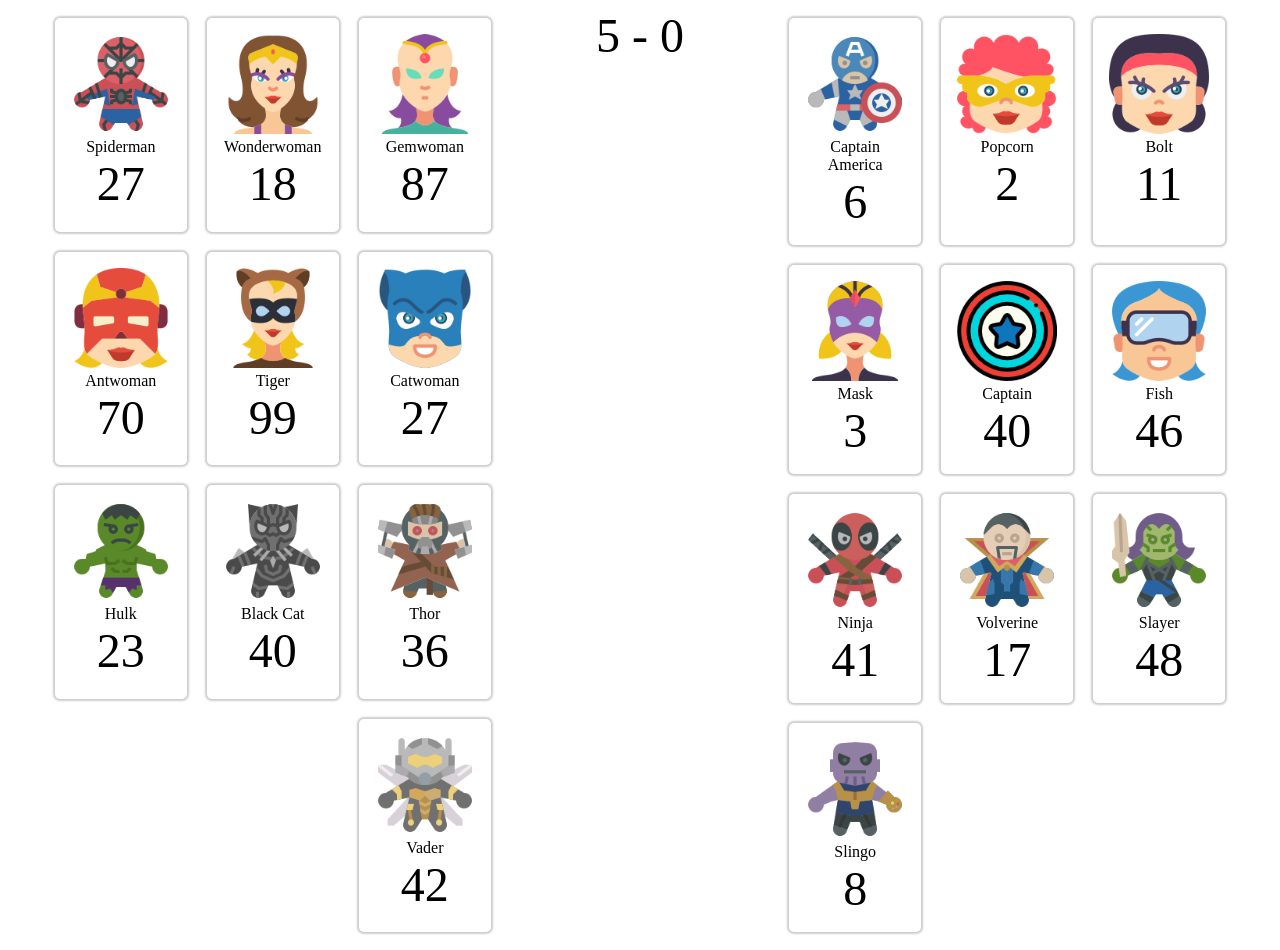
<file: JS-superwars-array/index.html>
<!DOCTYPE html>
<html lang="en">

<head>
    <meta charset="UTF-8">
    <meta name="viewport" content="width=device-width, initial-scale=1.0">
    <meta http-equiv="X-UA-Compatible" content="ie=edge">
    <title>Super Wars</title>
    <link rel="stylesheet" href="src/style.css">
</head>

<body>
    <div class="arena">
        <div id="heroes" class="team">
        </div>
        <div id="score">
            5 - 0
        </div>
        <div id="villains" class="team">


        </div>
    </div>
</body>
<script src="src/app.js"></script>

</html>
</file>
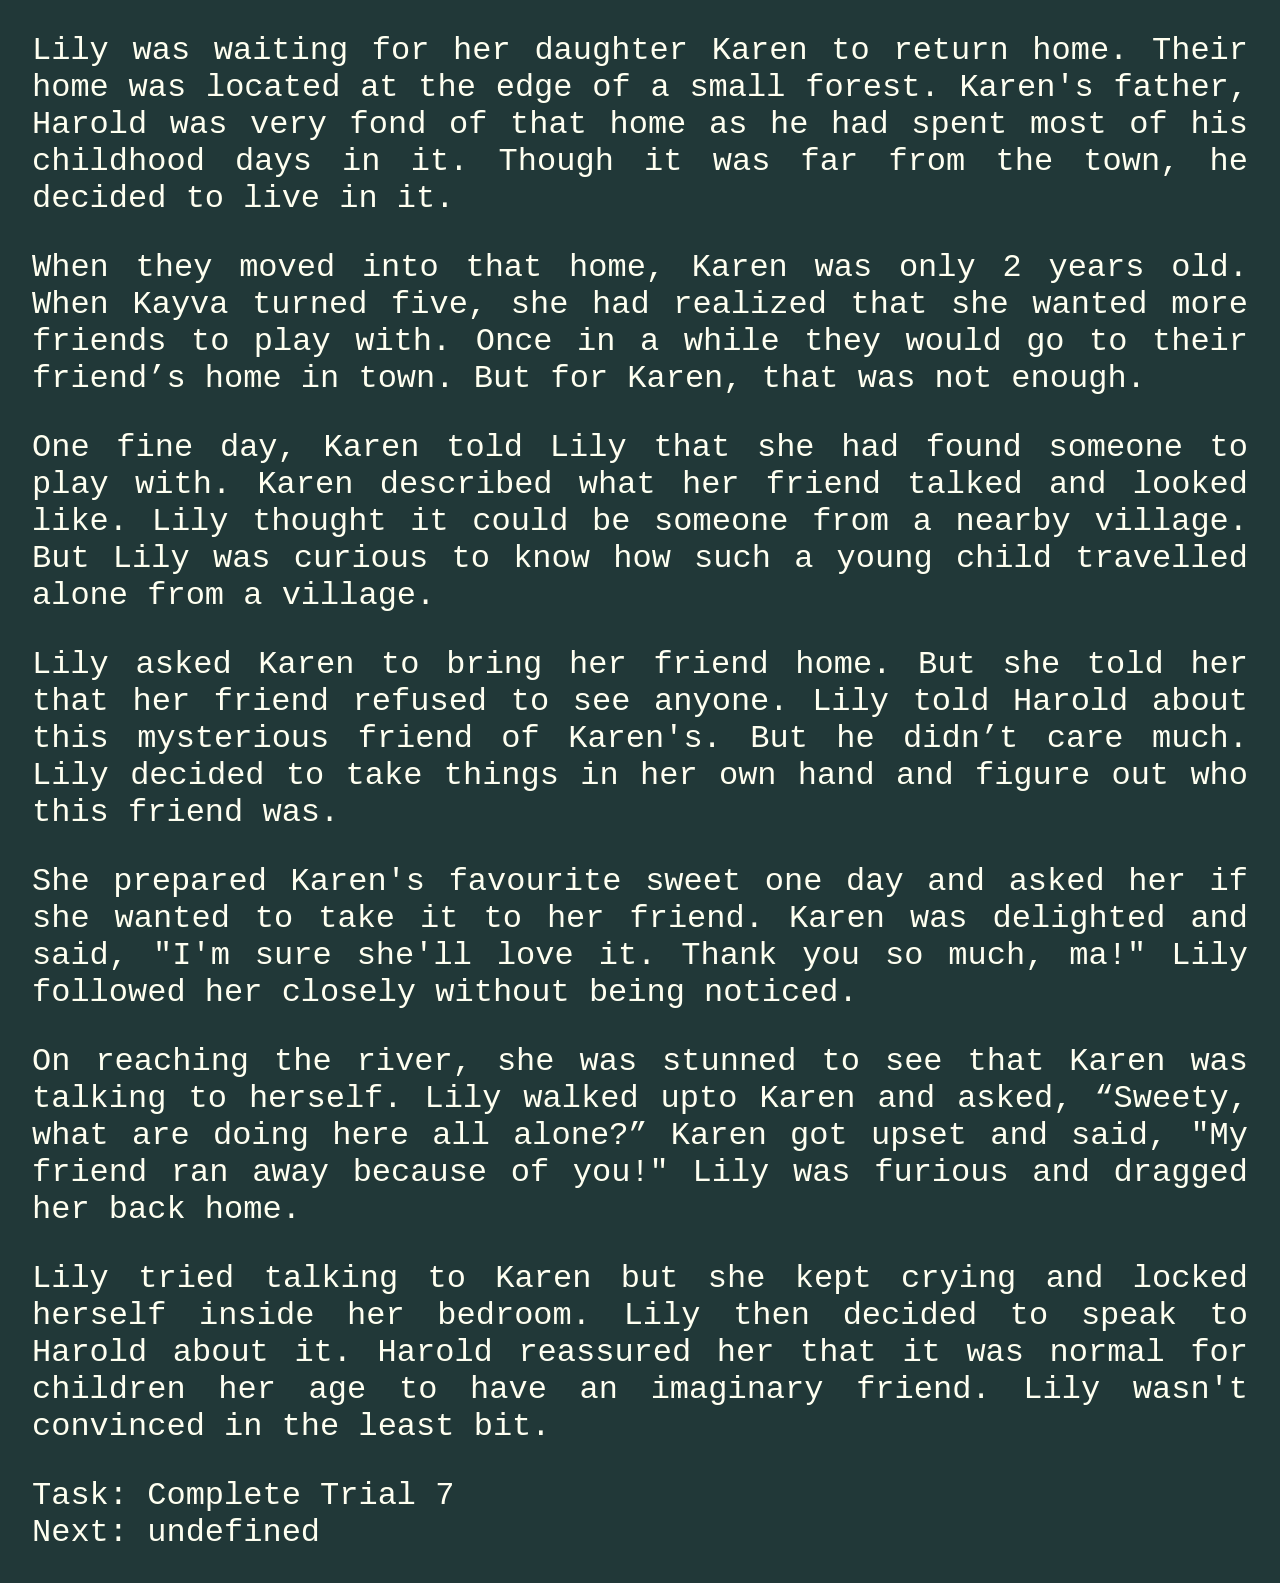
<file: Oru-Kadha-Sollata-Sir/src/index.html>
<!DOCTYPE html>
<html lang="en">

<head>
    <meta charset="UTF-8">
    <meta name="viewport" content="width=device-width, initial-scale=1.0">
    <meta http-equiv="X-UA-Compatible" content="ie=edge">
    <script type="text/javascript" src="app.js"></script>
    <script type="module" src="link.js"></script>
    <link rel="stylesheet" href="style.css">
    <title>Karen's Friend</title>
</head>

<body>
    <div id="story">
        <p>
            Lily was waiting for her daughter Karen to return home. Their home was located at the edge of a
            small forest. Karen's father, Harold was very fond of that home as he had spent most of his childhood days
            in it. Though it was far from the town, he decided to live in it.
        </p>
    </div>
</body>

</html>
</file>
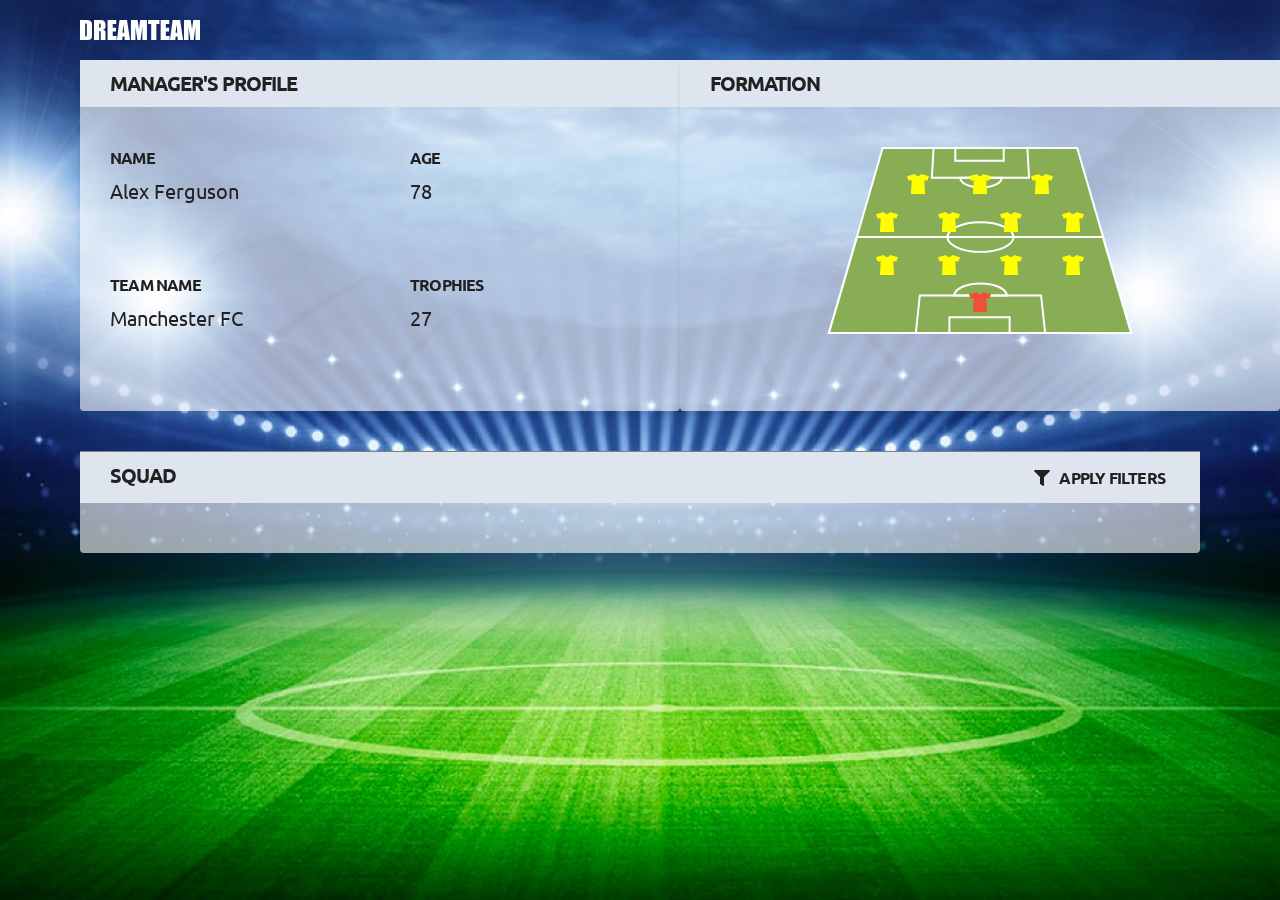
<file: Premier-Football-Hackathon/src/index.html>
<!DOCTYPE html>
<html lang="en">

<head>
    <meta charset="UTF-8">
    <meta name="viewport" content="width=device-width, initial-scale=1.0">
    <meta http-equiv="X-UA-Compatible" content="ie=edge">
    <script type="text/javascript" src="data.js"></script>
    <script type="text/javascript" src="app.js"></script>
    <link rel="stylesheet" href="style.css">
    <title>FootBall  Hackathon   </title>
    <link rel="stylesheet" href="https://cdnjs.cloudflare.com/ajax/libs/font-awesome/5.11.2/css/all.min.css">
</head>

<body>

    <nav class="nav-bar">
        <img src="assets/dreamteam.svg" class="DREAMTEAM">
    </nav>
    <section class="manager-details">
        <div class="Rectangle">
            <p class="title">MANAGER'S PROFILE </p>
            <div class="grid-container">
                <div>
                    <p class="subtitle">NAME</p>
                    <p class="insidetext">MANAGER NAME</p>
                </div>
                <div>
                    <p class="subtitle">AGE</p>
                    <p class="insidetext">AGE</p>
                </div>
                <div>
                    <p class="subtitle">TEAM NAME</p>
                    <p class="insidetext">TEAM NAME</p>
                </div>
                <div>
                    <p class="subtitle">TROPHIES</p>
                    <p class="insidetext">NUMBER OF TROPHIES</p>
                </div>
            </div>
        </div>
        <div class="Rectangle">
            <p class="title">FORMATION</p>
            <div class="formation-container">
                <img src="assets/group-5.svg" class="playground">
                <img src="./assets/goalkeeper.svg" alt="player" class="goalkeeper">
                <div class="player-container defence">
                </div>
                <div class="player-container midfield">
                </div>
                <div class="player-container forward">
                </div>
            </div>
        </div>
    </section>

    <section class="Rectangle squad">
        <div class="title-container" id="type-of-filter">
            <p class="title">SQUAD</p>
            <div class="filter-container">
                <p class="subtitle"><i class="fas fa-filter"></i><span> APPLY
                        FILTERS</span>
                </p>
            </div>
        </div>
        <div class="title-container" id="filter-type">
            <div class="dropdown">
                <p class="subtitle non-bold">Debut Year <span id="debutflag"></span> <img src="./assets/down-arrow.svg"
                        alt="down">
                    <div class="dropdown-list" id="dropdown-debut">
                    </div>
                </p>
            </div>

            <div class="dropdown">
                <p class="subtitle non-bold">Position <span id="positionflag"></span> <img src="./assets/down-arrow.svg"
                        alt="down">
                    <div class="dropdown-list" id="dropdown-position">
                    </div>
                </p>
            </div>

            <div class="dropdown">
                <p class="subtitle non-bold">Team <span id="teamflag"></span><img src="./assets/down-arrow.svg"
                        alt="down"></p>
                <div class="dropdown-list" id="dropdown-team">
                </div>
            </div>

            <p class="subtitle non-bold team-selected">Younger than <input type="text" class="inputText" id="age">
            </p>

            <p class="subtitle non-bold team-selected">No. of Awards <input type="text" class="inputText"
                    id="awardCountTotal"></p>

            <div class="goButton team-selected" id="goButton">Go</div>

            <div class="dropdown">
                <p class="subtitle non-bold">Award <span id="awardflag"></span> <img src="./assets/down-arrow.svg"
                        alt="down">
                    <div class="dropdown-list" id="dropdown-award">
                    </div>
                </p>
            </div>

            <div class="dropdown">
                <p class="subtitle non-bold award-selected">Country <img src="./assets/down-arrow.svg" alt="down"></p>
                <div class="dropdown-list" id="dropdown-country">
                </div>
            </div>

            <p class="subtitle non-bold award-selected">No. of Awards <input type="text" class="inputText"
                    id="awardCount"></p>

        </div>
        <div id="player-container">

        </div>
    </section>
    <script type="text/javascript" src="link.js"></script>
</body>

</html>
</file>
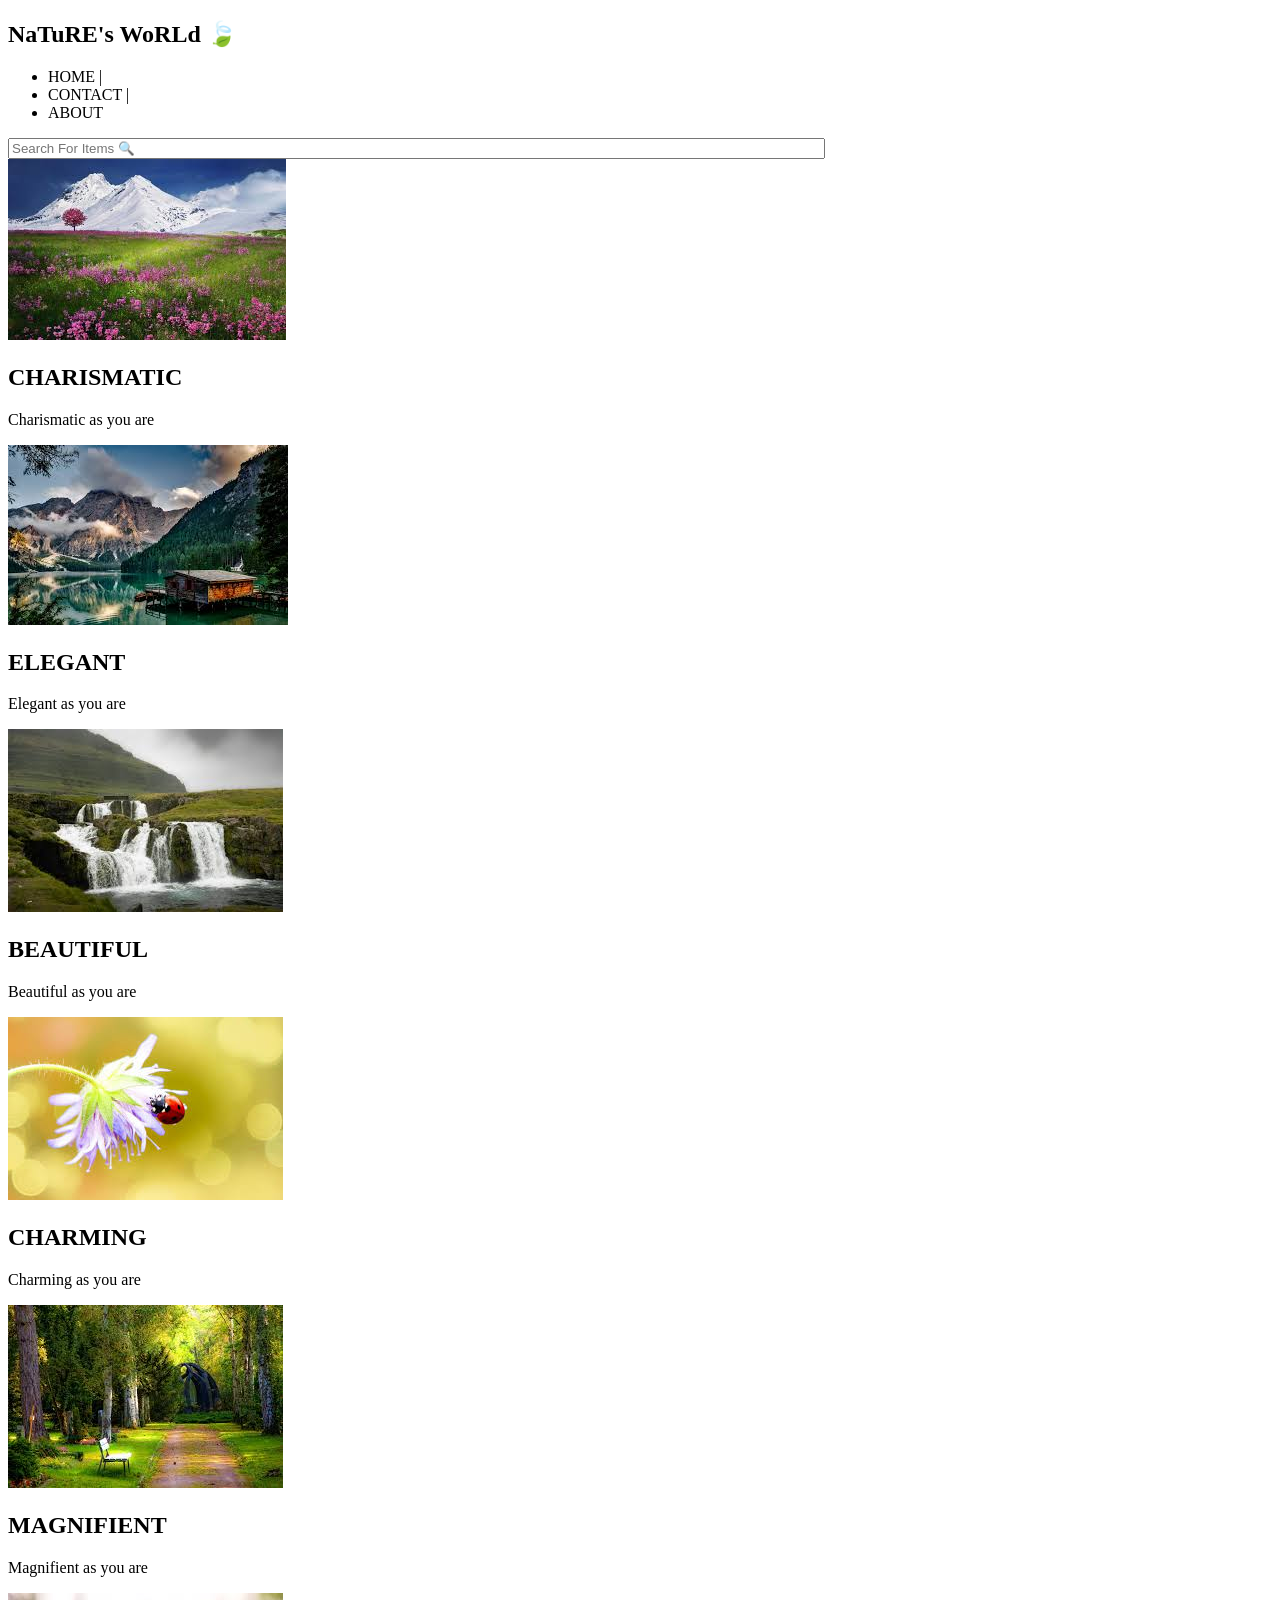
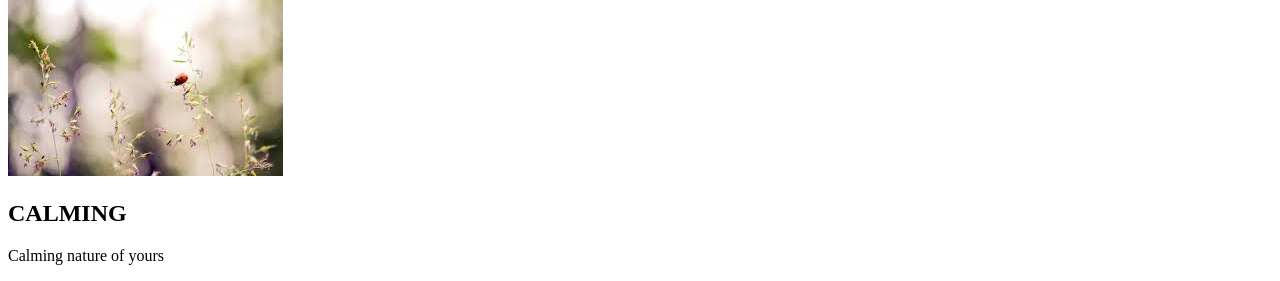
<file: html-css-js sample/CSS.html>
<!DOCTYPE html>
<html lang="en">

<head>
    <meta charset="UTF-8">
    <meta name="viewport" content="width=device-width, initial-scale=1.0">
    <title>Document</title>
    <link rel="stylesheet" href="D:\GIT\html practice\html\style.css">
    </link>
</head>

<body>
    <header>
        <nav class="nav">
            <h1>NaTuRE's WoRLd 🍃</h1>
            <ul>
                <li>HOME |</li>
                <li>CONTACT |</li>
                <li>ABOUT</li>
            </ul>
        </nav>
    </header>
    <main>
        <div class="div1">
            <input type="text" placeholder="Search For Items 🔍" size="100px">
        </div>
        <div class="container">
            <div>
                <img
                    src="[data-uri]">
                <h2>CHARISMATIC</h2>
                <p>Charismatic as you are</p>
            </div>
            <div>
                <img
                    src="[data-uri]">
                <h2>ELEGANT</h2>
                <p>Elegant as you are</p>
            </div>
            <div>
                <img
                    src="[data-uri]">
                <h2>BEAUTIFUL</h2>
                <p>Beautiful as you are</p>
            </div>
            <div>
                <img
                    src="[data-uri]">
                <h2>CHARMING</h2>
                <p>Charming as you are</p>
            </div>
            <div>
                <img
                    src="[data-uri]">
                <h2>MAGNIFIENT</h2>
                <p>Magnifient as you are</p>
            </div>
            <div>
                <img
                    src="[data-uri]">
                <h2>CALMING</h2>
                <p>Calming nature of yours</p>
            </div>
        </div>
    </main>
</body>
</html>
</file>
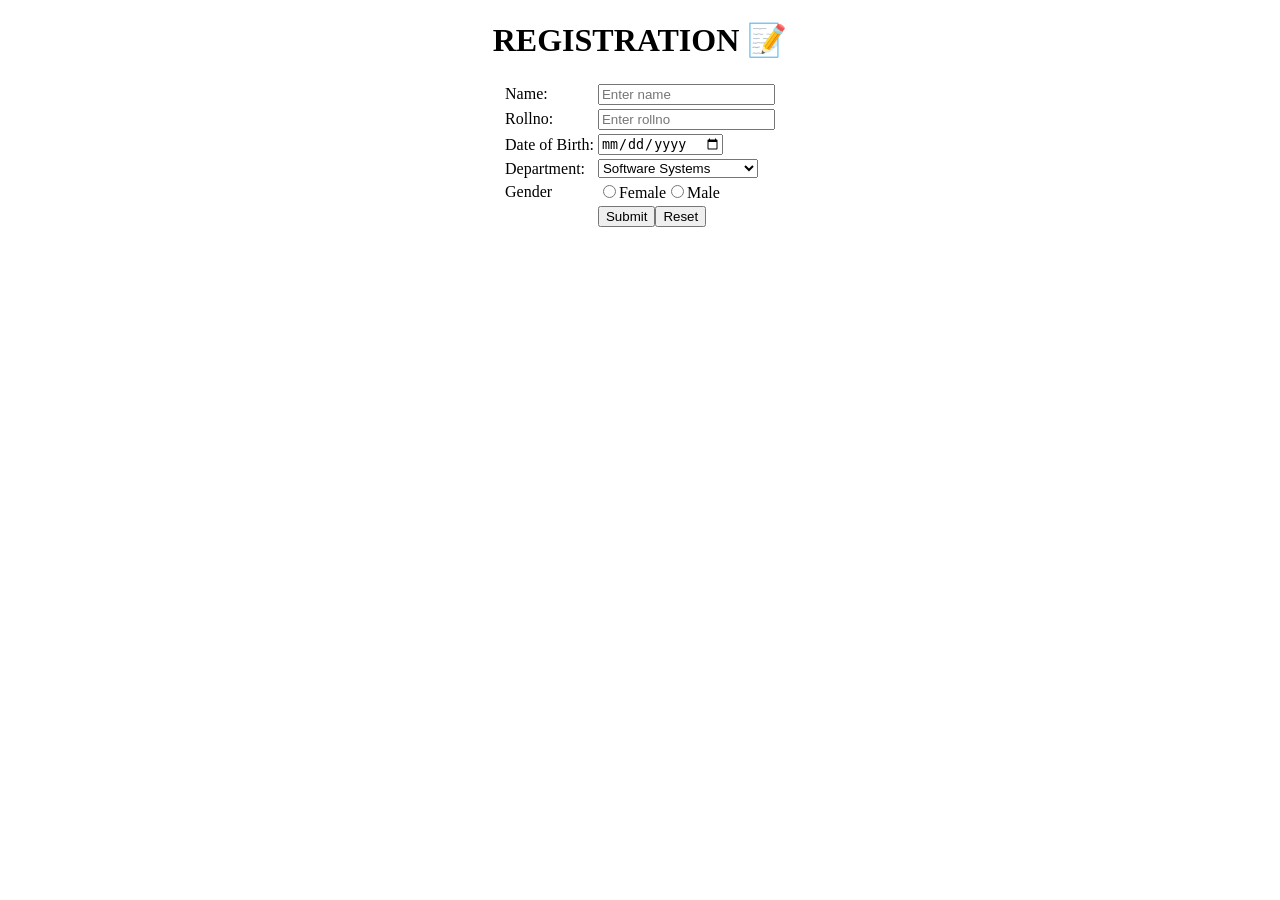
<file: html-css-js sample/form.html>
<!DOCTYPE html>
<html>
    <head>
        <title>
            Registration
        </title>
    </head>
    <body>
        <form>
            <center>
            <h1><center>REGISTRATION 📝</center></h1>
            <table>
                <tr>
                    <td>Name:</td><td><input type="text" placeholder="Enter name"></td>
                </tr>
                <tr>
                    <td>Rollno:</td><td><input type="number" placeholder="Enter rollno"></td>
                </tr>
                <tr>
                    <td>Date of Birth:</td><td><input type="date" placeholder="Enter dob"></td>
                </tr>
                <tr>
                    <td>Department:</td>
                    <td>
                        <select>
                            <option>Software Systems</option>
                            <option>Computer Science</option>
                            <option>Information Technology</option>
                        </select>
                    </td>
                </tr>
                <tr>
                    <td>Gender</td>
                    <td><input type="radio" value="female" name="Gender">Female<input type="radio" value="male" name="Gender">Male</td>
                </tr>
                <tr>
                    <td></td><td><input type="submit"><input type="reset"></td>
                </tr>
            </table>
        </center>
        </form>
    </body>
</html>
</file>
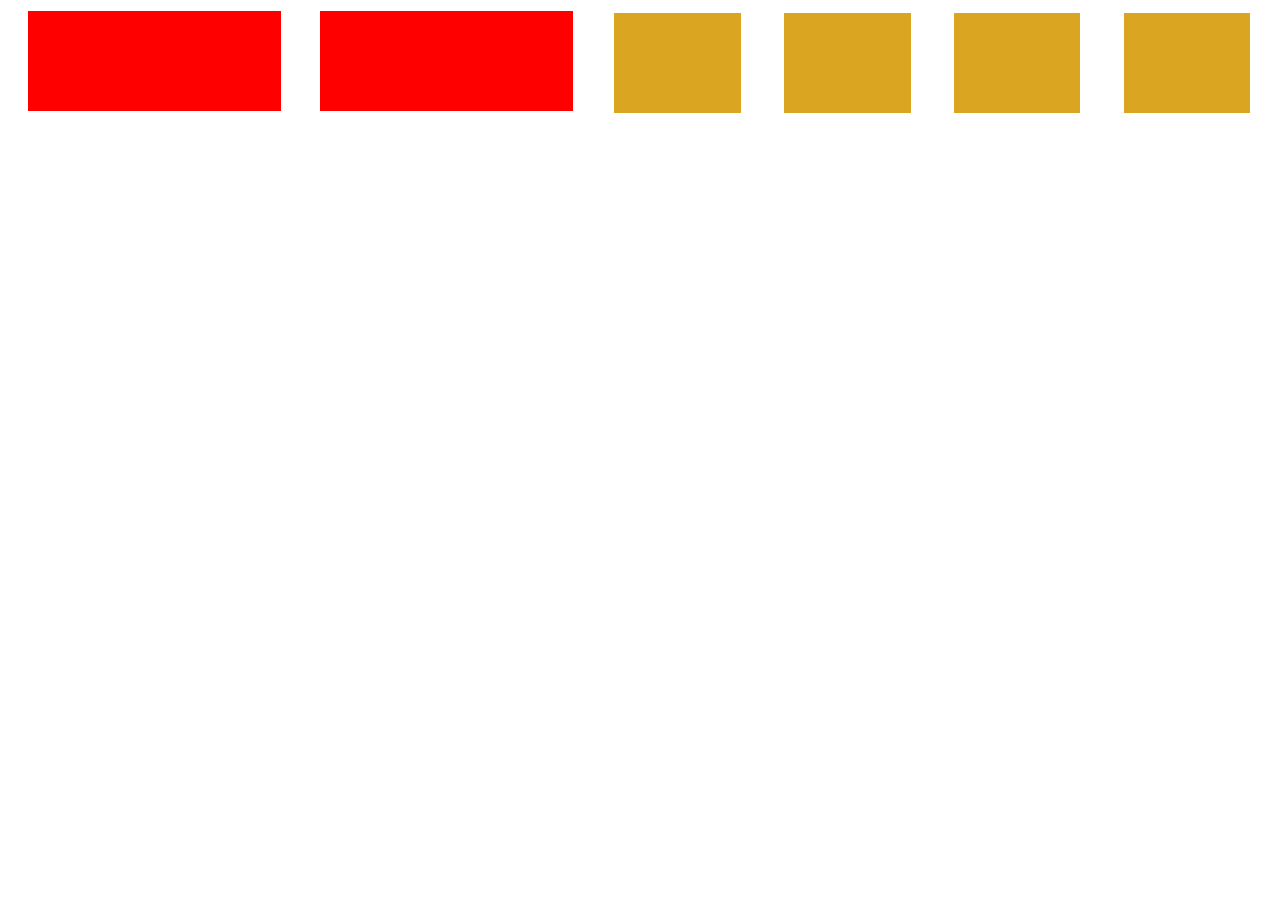
<file: html-css-js sample/media.html>
<!DOCTYPE html>
<html lang="en">

<head>
    <meta charset="UTF-8">
    <meta name="viewport" content="width=device-width, initial-scale=1.0">
    <title>Document</title>
    <style>
        .container {
            display: flex;
            flex-wrap: wrap;
            justify-content: space-around;
        }
        .three {
            margin: 3px;
            background-color: red;
            height: 100px;
            flex-basis: 20%;
        }
        .two {
            margin: 5px;
            background-color: goldenrod;
            height: 100px;
            flex-basis: 10%;
        }

        @media screen and (max-width:800px) {
            .three {
                flex-basis: 40%;
            }
            .two {
                flex-basis: 40%;
            }
        }
        @media screen and (max-width:500px) {
            .three {
                flex-basis: 60%;
            }
            .two {
                flex-basis: 60%;
            }
        }
        @media screen and (max-width:200px) {
            .three {
                flex-basis: 100%;
            }
            .two {
                flex-basis: 100%;
            }
        }
    </style>
</head>

<body>
    <div class="container">
        <div class="three"></div>
        <div class="three"></div>
        <div class="two"></div>
        <div class="two"></div>
        <div class="two"></div>
        <div class="two"></div>
    </div>
</body>

</html>
</file>
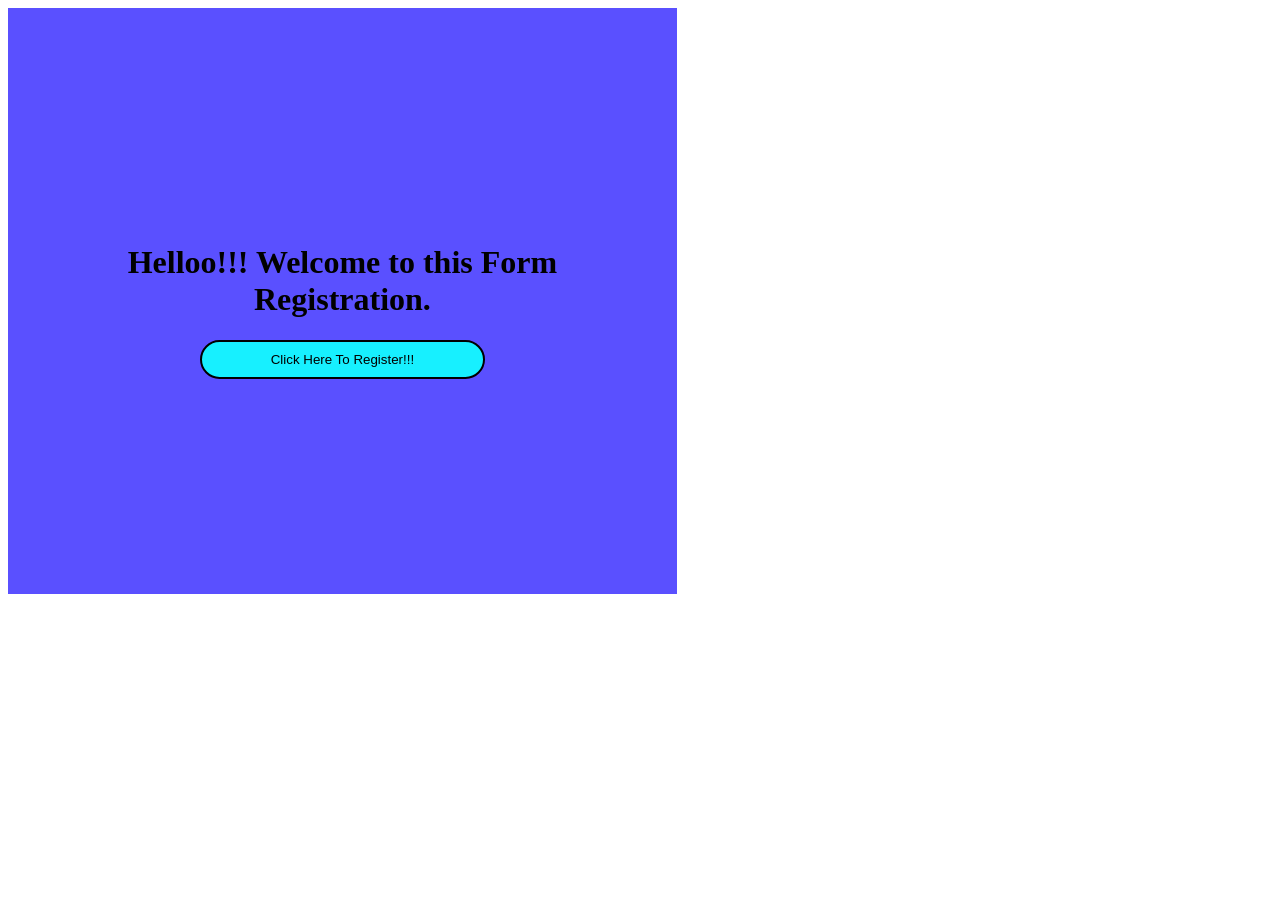
<file: html-css-js sample/pop.html>
<!DOCTYPE html>
<html lang="en">
<head>
    <meta charset="UTF-8">
    <meta name="viewport" content="width=device-width, initial-scale=1.0">
    <title>Popup form</title>
    <style>
        .bground{
            background-color: rgb(90, 80, 255);
            height: fit-content;
            width: 45%;
            margin: 0px;
            padding: 215px 50px;
            text-align: center;   
        }
        button{
            background-color: rgb(23, 240, 255);
            width: 50%;
            padding: 10px;
            border: 2px solid rgb(0, 0, 0);
            border-radius: 50px;
        }
        .formdetails {
  background-color:rgb(0, 0, 0);
  width: 45%;
  display: flex;
  flex-wrap: wrap;
  justify-content: center;
  flex-direction: column;
  padding: 80px 20px;
  margin-left: 53%;
  margin-top: -47%;
  opacity: 0.8;
  display: none;

  }
  .formdetails.forminfo {
  padding: 24px 60px;
  gap: 20px;
  background-color: #0000;
  border-radius: 20px;
  text-align: right;
  }
  
  .forminfo input {
  padding: 10px;
  height: 25px;
  width: 90%;
  margin-bottom: 30px;
  border: 1px solid rgb(255, 255, 255);
  border-radius: 5px;
  color: rgb(255, 255, 255);
  text-align: left;
  background-color: #00000080;
  }
  
  input::placeholder {
  color: gray;
  }
  
  .forminfo textarea {
  padding: 10px;
  height: 70px;
  width: 90%;
  margin-bottom: 30px;
  border: 1px solid rgb(255, 255, 255);
  border-radius: 5px;
  color: rgb(255, 255, 255);
  text-align: left;
  background-color: #00000080;
  }
  
  textarea::placeholder {
  color: gray;
  }
  
  .forminfo button {
  padding: 10px;
  height: 47px;
  width: 90%;
  font-family: "IBM Plex Sans",sans-serif;
  margin-bottom: 30px;
  border: 1px solid rgb(23, 250, 255);
  border-radius: 5px;
  color: rgb(0, 0, 0);
  text-align: center;
  font-weight: 600;
  background: linear-gradient(108deg, rgb(12, 255, 210) 0%, rgb(23, 250, 255) 48.1982%, rgb(0, 191, 255) 100%) rgba(0, 0, 0, 0);
  }
    </style>
</head>
<body>
    <div class="bground">
        <h1>Helloo!!! Welcome to this Form Registration.</h1>
        <button class="btn">Click Here To Register!!!</button>
    </div>
    <div class="formdetails">
        <form class="forminfo">
            <input type="text" name="Fullname" placeholder="Full name" required><br>
            <input type="email" name="email" placeholder="Email ID" required><br>
            <input type="tel" name="contact" placeholder="Contact number (Optional)"><br>
            <textarea name="message" placeholder="What do you like to know about the product?"
                required></textarea><br>
            <button type="submit" class="press">Submit</button>
            <button type="submit" class="buton">Close</button>
        </form>
    </div>
    <script>
        var btn=document.querySelector(".btn")
        var buton=document.querySelector(".buton")
        var press=document.querySelector(".press")
        var formdetails=document.querySelector(".formdetails")
        btn.addEventListener("click",function(){
            formdetails.style.display="block"
        })
        buton.addEventListener("click",function(){
            formdetails.style.display="none"
        })
        press.addEventListener("click",function(){
            alert("Form Submitted Successfully")
        })
    </script>
</body>
</html>
</file>
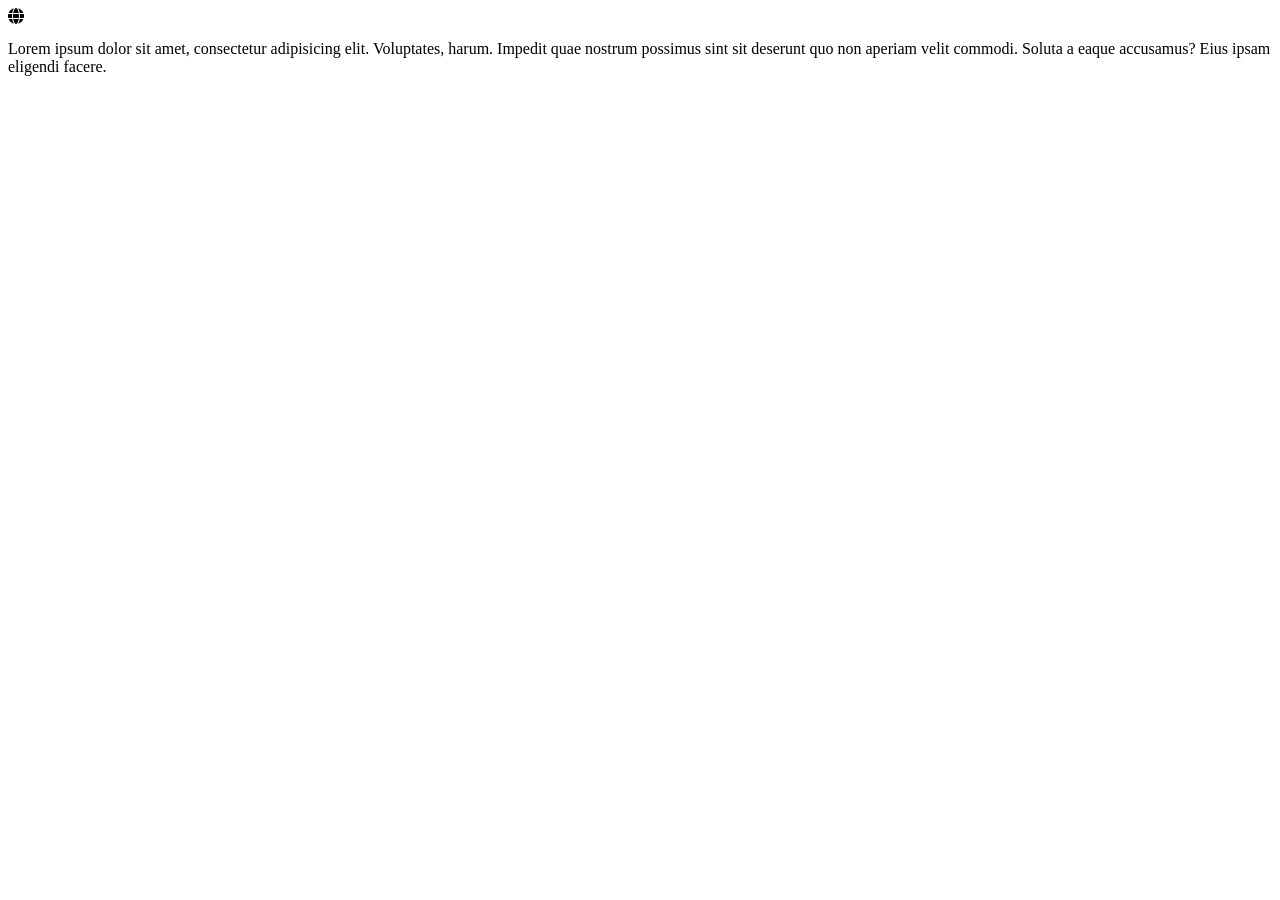
<file: iris/sample.html>
<head>
    <link rel="stylesheet" href="https://cdnjs.cloudflare.com/ajax/libs/font-awesome/6.0.0-beta3/css/all.min.css">
    <script src="https://translate.google.com/translate_a/element.js?cb=googleTranslateElementInit">
    </script>
</head>
<body>
    <i class="fas fa-globe" onclick="triggerGoogleTranslate()" style="cursor: pointer;"></i>
    <div id="google_translate_element" style="display: none;" >
    </div>
    <p>Lorem ipsum dolor sit amet, consectetur adipisicing elit. Voluptates, harum. Impedit quae nostrum possimus sint
        sit deserunt quo non aperiam velit commodi. Soluta a eaque accusamus? Eius ipsam eligendi facere.</p>
    <script>
        function googleTranslateElementInit() {
            new google.translate.TranslateElement(
                { pageLanguage: 'en' },
                'google_translate_element'
            );
        }
        function triggerGoogleTranslate() {
            var googleTranslateButton = document.getElementById("google_translate_element");
            if(googleTranslateButton.style.display==="none"){
                googleTranslateButton.style.display="block"
            }
            else{
                googleTranslateButton.style.display="none" 
            }
            
        } 
    </script>
</body>
</file>
<file: JS-superwars-array/src/style.css>
.arena {
    display: grid;
    grid-template-columns: 2fr 1fr 2fr;
    grid-column-gap: 1em;
}

/* Team */
.team {
    display: flex;
    flex-wrap: wrap;
}

.team#heroes {
    justify-content: flex-end;
}

/* Player cards */
.player {
    border-radius: 5px;
    box-shadow: 0px 0px 2px 2px rgba(0, 0, 0, 0.2);
    margin: 10px;
    padding: 1rem;
    text-align: center;
    width: 100px;
}

.player>img {
    width: 100%;
    height: auto;
}

.player>.strength {
    font-size: 3em;
}

#score {
    font-size: 3em;
    text-align: center;
}
</file>
<file: Oru-Kadha-Sollata-Sir/src/style.css>
* {
    padding: 0;
    margin: 0;
    background-color: rgb(33, 56, 56);
}

p {
    margin: 2rem;
    font-family: 'Courier New', Courier, monospace;
    font-size: xx-large;
    text-align: justify;
    text-justify: inter-word;
    color: ivory;
}

a {
    text-decoration: none;
    color: firebrick;
    font-weight: bold;
}
.footers{
    position: absolute;
    font-family: 'Courier New', Courier, monospace;
    margin-top : 2px;
    margin-left: 80px;
    font-size: 18px;
    font-family: Nunito Sans;
    font-style: normal;
    color: ivory;
}
</file>
<file: Premier-Football-Hackathon/src/style.css>
@import url('https://fonts.googleapis.com/css?family=Ubuntu:300,300i,400,400i,500,500i,700,700i&display=swap');

* {
    padding: 0;
    margin: 0;
}

html {
    background: url(assets/bitmap.jpg) no-repeat center center fixed;
    -webkit-background-size: cover;
    -moz-background-size: cover;
    -o-background-size: cover;
    background-size: cover;
}

body {
    font-family: 'Ubuntu', sans-serif;
}

.nav-bar,
.manager-details {
    display: flex;
    justify-content: space-between;
    margin: 20px 80px;
}

.logo {
    width: 142px;
    height: 60px;
    object-fit: contain;
    background-color: transparent;
}

.DREAMTEAM {
    background-color: transparent;
    width: 120px;
    height: 20px;
    object-fit: contain;
}

.Rectangle {
    min-width: 600px;
    height: auto;
    border-radius: 4px;
    box-shadow: 0 3px 6px 0 rgba(0, 0, 0, 0.08);
    background-color: rgba(255, 255, 255, 0.6);
    padding-bottom: 50px;
    display: flex;
    flex-direction: column;
}

.squad {
    margin: 40px 80px;
}

.title {
    font-size: 20px;
    font-weight: 800;
    letter-spacing: -1px;
    color: #212121;
    background-color: #DFE5EF;
    padding: 10px 30px;
}

.title-container {
    display: flex;
    justify-content: space-between;
    background: #DFE5EF;
    border-top: 1px solid grey;
}

.squad .subtitle:hover {
    cursor: pointer;
}

.subtitle.filtertype-active {
    border-radius: 15.5px;
    background-color: #212121;
    color: white;
    fill: white;
}

.subtitle.non-bold {
    font-weight: normal;
}

#filter-type,
#sort-type {
    display: none;
}

.filter-container {
    display: flex;
    justify-content: space-between;
    align-items: center;
}

.subtitle {
    font-size: 16px;
    font-weight: 800;
    letter-spacing: -0.8px;
    color: #212121;
    padding: 10px 30px;
    text-align: center;
    display: flex;
    align-items: center;
    /* margin: 5px; */
}

.title-container .subtitle {
    margin: 5px;
}

.subtitle span {
    padding-left: 10px;
}

.subtitle img {
    padding-left: 10px
}

.insidetext {
    font-size: 20px;
    color: #212121;
    padding: 0px 30px;
}

.grid-container {
    display: grid;
    grid-template-columns: 50% 50%;
    grid-template-rows: 50% 50%;
}

.grid-container div {
    padding: 30px 0;
}

.playground {
    width: 306px;
    height: 187px;
    object-fit: contain;
}

.formation-container {
    position: relative;
    display: flex;
    justify-content: center;
    align-items: center;
    margin-top: 40px;
}

.goalkeeper {
    position: absolute;
    top: 83%;
    left: 50%;
    transform: translate(-50%, -50%);
}

.player-container {
    display: flex;
    justify-content: space-around;
    position: absolute;
    left: 50%;
    transform: translate(-50%, -50%);
}

.defence {
    top: 63%;
}

.midfield {
    top: 40%;
}

.forward {
    top: 20%;
}

.defenders {
    padding: 20px;
}

.midfielders {
    padding: 15px;
}

.forwards {
    padding: 10px;
}

.footballer-card {
    display: flex;
    width: 90%;
    border-radius: 4px;
    background-color: #ffffff;
    margin: 40px auto 0 auto;

}

.smalltext {
    font-size: 14px;
    color: #212121;
}

.player-photo {
    width: 130px;
    height: 130px;
    margin: 20px;
}

.major-details,
.minor-details {
    display: flex;
    flex-direction: column;
    justify-content: space-around;
}

.minor-details {
    flex: 1;
}

.half,
.second-half,
.minor-second-half {
    display: flex;
    justify-content: center;
    flex-direction: column;
    flex: 1;
    padding-left: 50px;
}

.second-half,
.minor-second-half {
    background-color: rgba(0, 0, 0, 0.03);
}


.minor-half {
    display: flex;
    justify-content: space-around;
    align-items: center;
    flex: 1;
}

.minor-title {
    font-size: 16px;
    font-weight: 800;
    letter-spacing: -0.8px;
    color: #212121;
    text-align: center;
    display: flex;
    align-items: center;
}

.minor-text {

    font-size: 14px;
    color: #212121;
}

.half span {

    font-size: 20px;
    font-weight: 800;
    color: #212121;
}

.inputText {
    margin-left: 5px;
    height: 20px;
    width: 20px;
    text-align: center;
}

.dropdown-list {
    display: none;
    z-index: 2;
    min-width: 120px;
    text-align: center;
    line-height: 1.5em;
    box-shadow: 0 3px 6px 0 rgba(0, 0, 0, 0.08);
    background-color: #ffffff;
    position: absolute;
    border-radius: 5px;
}

.dropdown:hover .dropdown-list {
    display: block;
}

.dropdown-list p:hover {
    background-color: lightgrey;
    cursor: pointer;
}

.award-selected,
.team-selected {
    display: none;
}

.goButton {
    font-size: 16px;
    font-weight: 800;
    letter-spacing: -0.8px;
    color: #212121;
    background: black;
    color: white;
    border-radius: 10%;
    text-align: center;
    margin: 14px;
    padding: 4px;
    cursor: pointer;
}
</file>
